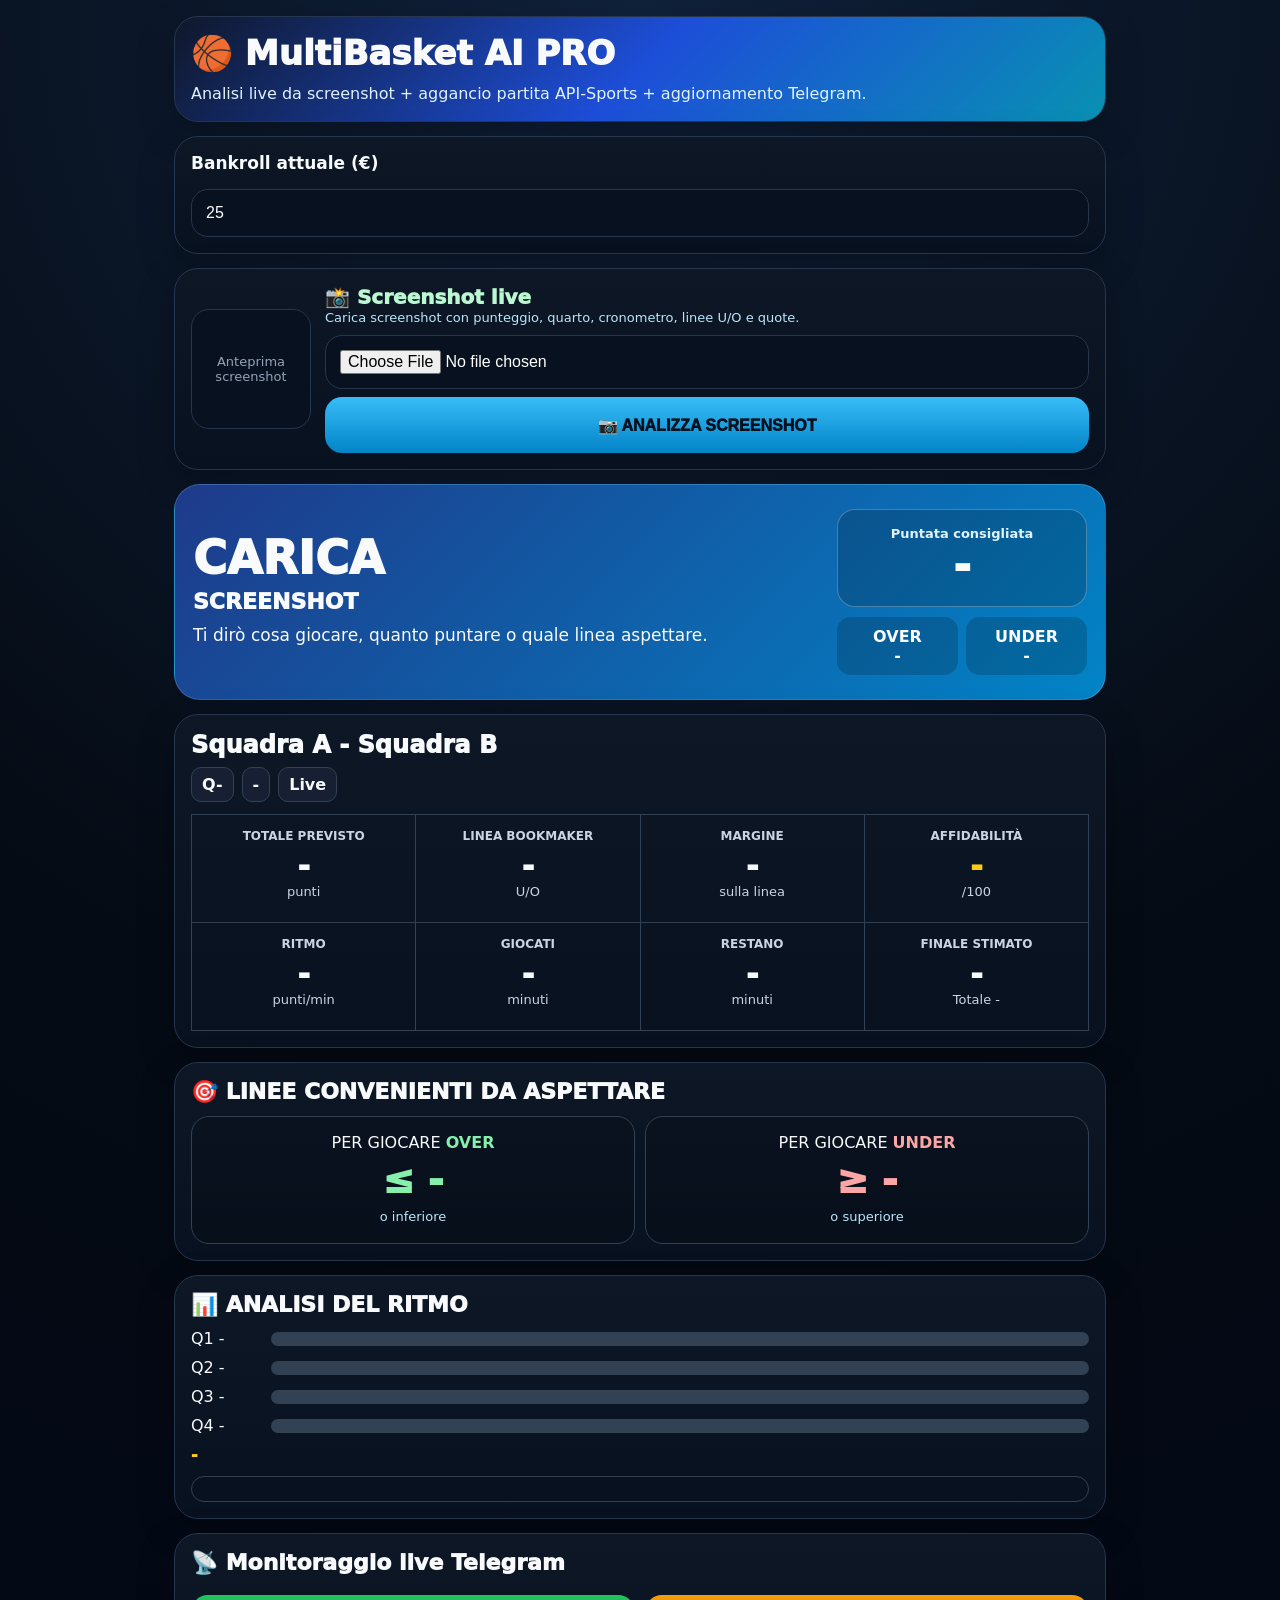
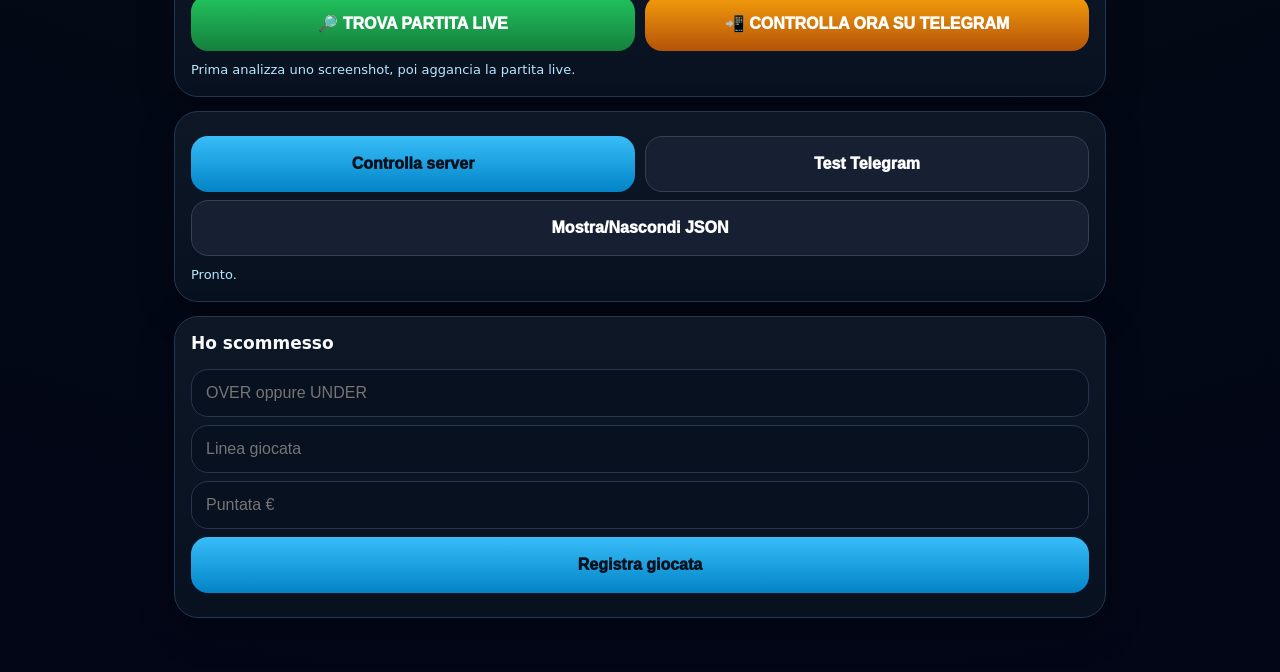
<file: index.html>
<!doctype html>
<html lang="it">
<head>
<meta charset="utf-8">
<meta name="viewport" content="width=device-width,initial-scale=1,viewport-fit=cover">
<title>MultiBasket AI PRO</title>

<style>
:root{
  --bg:#050b14;
  --card:#0d1726;
  --line:#26364f;
  --text:#f8fafc;
  --green:#22c55e;
  --red:#ef4444;
  --amber:#f59e0b;
  --cyan:#38bdf8;
}
*{box-sizing:border-box}
body{
  margin:0;
  font-family:system-ui,-apple-system,BlinkMacSystemFont,"Segoe UI",sans-serif;
  background:radial-gradient(circle at top,#10213b 0,#050b14 45%,#020617 100%);
  color:var(--text);
}
.app{max-width:960px;margin:auto;padding:16px 14px 40px}
.hero,.card,.matchCard,.waitCard,.rhythmCard{
  background:linear-gradient(180deg,#0d1726,#07111f);
  border:1px solid var(--line);
  border-radius:24px;
  padding:16px;
  margin-bottom:14px;
  box-shadow:0 12px 36px rgba(0,0,0,.25);
}
.hero{
  background:linear-gradient(135deg,#0f172a,#1d4ed8,#0891b2);
}
.hero h1{margin:0;font-size:34px;font-weight:1000}
.hero p{margin:10px 0 0;color:#e0f2fe;line-height:1.35}
label,.label{font-weight:900;font-size:17px;margin-bottom:8px;display:block}
input,button{
  width:100%;
  border-radius:17px;
  border:1px solid var(--line);
  padding:14px;
  font-size:16px;
  background:#07111f;
  color:white;
  margin-top:8px;
}
button{
  border:0;
  background:linear-gradient(180deg,#38bdf8,#0284c7);
  color:#03111f;
  font-weight:1000;
  min-height:56px;
}
.secondary{background:#172033;color:white;border:1px solid #334155}
.greenBtn{background:linear-gradient(180deg,#22c55e,#15803d);color:white}
.amberBtn{background:linear-gradient(180deg,#f59e0b,#b45309);color:white}
.uploadRow{display:grid;grid-template-columns:120px 1fr;gap:14px;align-items:center}
.preview,.placeholder{
  width:120px;height:120px;border-radius:18px;border:1px solid var(--line);
  background:#07111f;object-fit:cover;
}
.preview{display:none}
.placeholder{display:grid;place-items:center;text-align:center;color:#94a3b8;font-size:13px;padding:10px}
@media(max-width:700px){
  .uploadRow{grid-template-columns:1fr}
  .preview,.placeholder{width:100%;height:170px}
}
.small{font-size:13px;color:#bae6fd;line-height:1.45}
.ok{font-size:20px;font-weight:1000;color:#bbf7d0}
.result{
  border-radius:26px;
  padding:24px 18px;
  margin-bottom:14px;
  border:1px solid rgba(255,255,255,.15);
}
.result.blue{background:linear-gradient(135deg,#1e3a8a,#0284c7)}
.result.green{background:linear-gradient(135deg,#047857,#16a34a)}
.result.red{background:linear-gradient(135deg,#991b1b,#ef4444)}
.result.amber{background:linear-gradient(135deg,#92400e,#f59e0b)}
.resultGrid{display:grid;grid-template-columns:1fr 250px;gap:16px;align-items:center}
@media(max-width:720px){.resultGrid{grid-template-columns:1fr}}
.main{font-size:46px;font-weight:1000;line-height:.95}
.decision{font-size:22px;font-weight:1000;text-transform:uppercase;margin-top:8px}
.reason{font-size:17px;line-height:1.4;margin-top:10px}
.stakeBox{
  background:rgba(0,0,0,.18);
  border:1px solid rgba(255,255,255,.25);
  border-radius:18px;
  padding:16px;
  text-align:center;
}
.stakeBox .title{font-size:13px;font-weight:900;color:#e0f2fe}
.stakeBox .value{font-size:42px;font-weight:1000}
.probGrid{display:grid;grid-template-columns:1fr 1fr;gap:8px;margin-top:10px}
.prob{background:rgba(0,0,0,.18);border-radius:14px;padding:10px;text-align:center;font-weight:900}
.matchTop{font-size:24px;font-weight:1000;margin-bottom:8px}
.badges{display:flex;gap:8px;flex-wrap:wrap;margin-bottom:12px}
.badge{padding:7px 10px;border-radius:10px;background:#172033;border:1px solid #334155;font-weight:900}
.metrics{display:grid;grid-template-columns:repeat(4,1fr);border-top:1px solid #334155;border-left:1px solid #334155}
@media(max-width:760px){.metrics{grid-template-columns:repeat(2,1fr)}}
.metric{
  min-height:108px;
  text-align:center;
  padding:14px 8px;
  border-right:1px solid #334155;
  border-bottom:1px solid #334155;
}
.metric .k{font-size:12px;color:#cbd5e1;font-weight:900;text-transform:uppercase}
.metric .v{font-size:30px;font-weight:1000;margin-top:6px}
.metric .s{font-size:13px;color:#cbd5e1}
.greenTxt{color:#86efac}
.redTxt{color:#fca5a5}
.yellowTxt{color:#facc15}
.sectionTitle{font-size:22px;font-weight:1000;margin-bottom:12px}
.waitGrid{display:grid;grid-template-columns:1fr 1fr;gap:10px}
@media(max-width:620px){.waitGrid{grid-template-columns:1fr}}
.waitItem{
  border-radius:18px;
  padding:16px;
  text-align:center;
  background:rgba(0,0,0,.16);
  border:1px solid #334155;
}
.waitItem .line{font-size:38px;font-weight:1000;margin:6px 0}
.why{background:#07111f;border:1px solid #334155;border-radius:18px;padding:12px;margin-top:12px}
.why div{margin:6px 0}
.barRow{display:grid;grid-template-columns:70px 1fr;gap:10px;align-items:center;margin:10px 0}
.bar{height:14px;background:#334155;border-radius:20px;overflow:hidden}
.bar span{display:block;height:100%;width:0%;background:#22c55e}
.bar.q2 span{background:#f59e0b}
.bar.q3 span,.bar.q4 span{background:#64748b}
.tools{display:grid;grid-template-columns:1fr 1fr;gap:10px}
@media(max-width:620px){.tools{grid-template-columns:1fr}}
.debug{display:none;white-space:pre-wrap;background:#020617;border:1px solid #334155;border-radius:16px;padding:12px;font-size:12px;color:#cbd5e1;max-height:260px;overflow:auto}
</style>
</head>

<body>
<main class="app">

<section class="hero">
  <h1>🏀 MultiBasket AI PRO</h1>
  <p>Analisi live da screenshot + aggancio partita API-Sports + aggiornamento Telegram.</p>
</section>

<div class="card">
  <label>Bankroll attuale (€)</label>
  <input id="bankroll" type="number" value="25" step="0.5">
</div>

<div class="card">
  <div class="uploadRow">
    <img id="preview" class="preview">
    <div id="placeholder" class="placeholder">Anteprima screenshot</div>
    <div>
      <div id="uploadTitle" class="ok">📸 Screenshot live</div>
      <div id="shotStatus" class="small">Carica screenshot con punteggio, quarto, cronometro, linee U/O e quote.</div>
      <input id="shot" type="file" accept="image/*">
      <button id="analyzeShot">📷 ANALIZZA SCREENSHOT</button>
      <button id="newShot" class="secondary" style="display:none">📷 NUOVO SCREENSHOT</button>
    </div>
  </div>
</div>

<section id="result" class="result blue">
  <div class="resultGrid">
    <div>
      <div id="mainAction" class="main">CARICA</div>
      <div id="decisionText" class="decision">SCREENSHOT</div>
      <div id="reason" class="reason">Ti dirò cosa giocare, quanto puntare o quale linea aspettare.</div>
    </div>
    <div>
      <div class="stakeBox">
        <div class="title">Puntata consigliata</div>
        <div id="stake" class="value">-</div>
      </div>
      <div class="probGrid">
        <div class="prob">OVER<br><span id="probOver">-</span></div>
        <div class="prob">UNDER<br><span id="probUnder">-</span></div>
      </div>
    </div>
  </div>
</section>

<section class="matchCard">
  <div class="matchTop">
    <span id="homeTeam">Squadra A</span>
    <span id="score">-</span>
    <span id="awayTeam">Squadra B</span>
  </div>

  <div class="badges">
    <span id="quarterBadge" class="badge">Q-</span>
    <span id="clockBadge" class="badge">-</span>
    <span id="phaseBadge" class="badge">Live</span>
  </div>

  <div class="metrics">
    <div class="metric"><div class="k">Totale previsto</div><div id="pred" class="v">-</div><div class="s">punti</div></div>
    <div class="metric"><div class="k">Linea bookmaker</div><div id="bookLine" class="v">-</div><div class="s">U/O</div></div>
    <div class="metric"><div class="k">Margine</div><div id="margin" class="v">-</div><div id="marginSub" class="s">sulla linea</div></div>
    <div class="metric"><div class="k">Affidabilità</div><div id="conf" class="v yellowTxt">-</div><div class="s">/100</div></div>
    <div class="metric"><div class="k">Ritmo</div><div id="ppm" class="v">-</div><div class="s">punti/min</div></div>
    <div class="metric"><div class="k">Giocati</div><div id="played" class="v">-</div><div class="s">minuti</div></div>
    <div class="metric"><div class="k">Restano</div><div id="remaining" class="v">-</div><div class="s">minuti</div></div>
    <div class="metric"><div class="k">Finale stimato</div><div id="finalScore" class="v">-</div><div id="finalTotal" class="s">Totale -</div></div>
  </div>
</section>

<section class="waitCard">
  <div class="sectionTitle">🎯 LINEE CONVENIENTI DA ASPETTARE</div>
  <div class="waitGrid">
    <div class="waitItem">
      <div>PER GIOCARE <b class="greenTxt">OVER</b></div>
      <div id="overWait" class="line greenTxt">≤ -</div>
      <div class="small">o inferiore</div>
    </div>
    <div class="waitItem">
      <div>PER GIOCARE <b class="redTxt">UNDER</b></div>
      <div id="underWait" class="line redTxt">≥ -</div>
      <div class="small">o superiore</div>
    </div>
  </div>
</section>

<section class="rhythmCard">
  <div class="sectionTitle">📊 ANALISI DEL RITMO</div>
  <div class="barRow"><div id="q1Text">Q1 -</div><div class="bar"><span id="q1Bar"></span></div></div>
  <div class="barRow"><div id="q2Text">Q2 -</div><div class="bar q2"><span id="q2Bar"></span></div></div>
  <div class="barRow"><div id="q3Text">Q3 -</div><div class="bar q3"><span id="q3Bar"></span></div></div>
  <div class="barRow"><div id="q4Text">Q4 -</div><div class="bar q4"><span id="q4Bar"></span></div></div>
  <div id="trendDesc" class="yellowTxt" style="font-weight:1000;margin-top:10px">-</div>
  <div id="why" class="why"></div>
</section>

<section class="card">
  <div class="sectionTitle">📡 Monitoraggio live Telegram</div>
  <div class="tools">
    <button id="findLive" class="greenBtn">🔎 TROVA PARTITA LIVE</button>
    <button id="checkNow" class="amberBtn">📲 CONTROLLA ORA SU TELEGRAM</button>
  </div>
  <div id="liveStatus" class="small" style="margin-top:10px">Prima analizza uno screenshot, poi aggancia la partita live.</div>
</section>

<section class="card">
  <div class="tools">
    <button id="health">Controlla server</button>
    <button id="telegram" class="secondary">Test Telegram</button>
  </div>
  <button id="toggleDebug" class="secondary">Mostra/Nascondi JSON</button>
  <div id="status" class="small" style="margin-top:10px">Pronto.</div>
  <pre id="debug" class="debug"></pre>
</section>

<section class="card">
  <div class="label">Ho scommesso</div>
  <input id="betSide" placeholder="OVER oppure UNDER">
  <input id="betLine" type="number" step="0.5" placeholder="Linea giocata">
  <input id="betStake" type="number" step="0.5" placeholder="Puntata €">
  <button id="registerBet">Registra giocata</button>
  <div id="qualityText" class="small" style="margin-top:8px"></div>
</section>

</main>

<script>
const $ = id => document.getElementById(id);

let lastDecision = null;
let lastExtracted = null;
let liveGameId = null;

function fmt(v){
  if(v === null || v === undefined || v === "") return "-";
  return String(v);
}

function cls(signal){
  if(signal === "BET") return "result green";
  if(signal === "OBSERVE") return "result amber";
  if(signal === "NO_BET") return "result red";
  return "result blue";
}

function setBar(id,val){
  const n = Number(val);
  const pct = (!isFinite(n) || n <= 0) ? 0 : Math.min(100, Math.round(n / 45 * 100));
  $(id).style.width = pct + "%";
}

function esc(s){
  return String(s).replace(/[&<>"']/g, m => ({
    "&":"&amp;",
    "<":"&lt;",
    ">":"&gt;",
    '"':"&quot;",
    "'":"&#39;"
  }[m]));
}

function render(j){
  lastDecision = j;

  $("result").className = cls(j.signal);
  $("mainAction").textContent = j.action || "NO BET";
  $("decisionText").textContent = j.decision_text || "-";
  $("reason").textContent = j.reason || "-";
  $("stake").textContent = (j.stake ?? 0) + " €";
  $("probOver").textContent = (j.prob_over ?? 50) + "%";
  $("probUnder").textContent = (j.prob_under ?? 50) + "%";

  $("homeTeam").textContent = j.teams?.home || "Squadra A";
  $("awayTeam").textContent = j.teams?.away || "Squadra B";
  $("score").textContent = j.score || "-";

  $("quarterBadge").textContent = (j.clock || "").includes("Q")
    ? "Q" + ((j.clock || "").split("Q")[1] || "-")
    : "Q-";

  $("clockBadge").textContent = (j.clock || "-").split(" ")[0] || "-";
  $("phaseBadge").textContent = (j.clock || "").startsWith("0:") ? "Fine quarto/intervallo" : "Live";

  $("pred").textContent = fmt(j.total_predicted);
  $("bookLine").textContent = fmt(j.line);

  const val = Number(j.value || 0);
  $("margin").textContent = (val > 0 ? "+" : "") + fmt(j.value);
  $("margin").className = "v " + (val > 0 ? "greenTxt" : val < 0 ? "redTxt" : "");
  $("marginSub").textContent = val >= 0 ? "sopra linea" : "sotto linea";

  $("conf").textContent = fmt(j.confidence);
  $("ppm").textContent = fmt(j.ppm);
  $("played").textContent = fmt(j.played);
  $("remaining").textContent = fmt(j.remaining);
  $("finalScore").textContent = fmt(j.final_score);
  $("finalTotal").textContent = "Totale " + fmt(j.total_predicted);

  $("overWait").textContent = "≤ " + fmt(j.over_wait_line);
  $("underWait").textContent = "≥ " + fmt(j.under_wait_line);

  $("q1Text").textContent = "Q1 " + fmt(j.q1_total);
  $("q2Text").textContent = "Q2 " + fmt(j.q2_total);
  $("q3Text").textContent = "Q3 " + fmt(j.q3_total);
  $("q4Text").textContent = "Q4 " + fmt(j.q4_total);

  setBar("q1Bar", j.q1_total);
  setBar("q2Bar", j.q2_total);
  setBar("q3Bar", j.q3_total);
  setBar("q4Bar", j.q4_total);

  $("trendDesc").textContent = j.trend_desc || "-";

  $("why").innerHTML = (j.why || [])
    .map(x => "<div>• " + esc(x) + "</div>")
    .join("");

  $("betSide").value = j.side || "";
  $("betLine").value = j.line || "";
  $("betStake").value = j.stake || 0;

  $("debug").textContent = JSON.stringify({
    extracted: lastExtracted,
    decision: j,
    liveGameId: liveGameId
  }, null, 2);
}

async function post(url,body){
  const r = await fetch(url,{
    method:"POST",
    headers:{"Content-Type":"application/json"},
    body:JSON.stringify(body)
  });
  const j = await r.json().catch(() => ({error:"Risposta non valida"}));
  if(!r.ok) throw new Error(j.error || j.message || "Errore");
  return j;
}

$("shot").onchange = () => {
  const f = $("shot").files[0];
  if(!f) return;

  $("preview").src = URL.createObjectURL(f);
  $("preview").style.display = "block";
  $("placeholder").style.display = "none";
  $("newShot").style.display = "block";
  $("uploadTitle").textContent = "✅ Screenshot caricato";
  $("shotStatus").textContent = "Pronto per l'analisi.";
};

$("newShot").onclick = () => {
  $("shot").value = "";
  $("preview").style.display = "none";
  $("placeholder").style.display = "grid";
  $("newShot").style.display = "none";
  $("uploadTitle").textContent = "📸 Screenshot live";
  $("shotStatus").textContent = "Carica un nuovo screenshot.";
  liveGameId = null;
  $("liveStatus").textContent = "Prima analizza uno screenshot, poi aggancia la partita live.";
};

$("analyzeShot").onclick = async () => {
  const f = $("shot").files[0];

  if(!f){
    $("shotStatus").textContent = "Carica prima uno screenshot.";
    return;
  }

  const fd = new FormData();
  fd.append("image", f);
  fd.append("bankroll", parseFloat($("bankroll").value) || 25);

  $("shotStatus").textContent = "AI in lettura...";
  liveGameId = null;

  try{
    const r = await fetch("/api/screenshot/analyze",{
      method:"POST",
      body:fd
    });

    const j = await r.json();
    if(!r.ok) throw new Error(j.error || "Errore analisi");

    lastExtracted = j.extracted || {};
    $("shotStatus").textContent = "Analisi completata.";
    render(j.decision);

    $("liveStatus").textContent = "Ora puoi premere TROVA PARTITA LIVE.";
  }catch(e){
    $("shotStatus").textContent = "Errore analisi: " + e.message;
  }
};

$("findLive").onclick = async () => {
  if(!lastExtracted){
    $("liveStatus").textContent = "Prima analizza uno screenshot.";
    return;
  }

  $("liveStatus").textContent = "Ricerca partita live in corso...";

  try{
    const j = await post("/api/live/find",{
      homeTeam: lastExtracted.homeTeam,
      awayTeam: lastExtracted.awayTeam,
      homeScore: lastExtracted.homeScore,
      awayScore: lastExtracted.awayScore
    });

    liveGameId = j.game_id;
    $("liveStatus").textContent =
      "✅ Partita agganciata: " + j.home + " - " + j.away +
      " · Score API: " + j.score;

    $("debug").textContent = JSON.stringify({
      extracted:lastExtracted,
      decision:lastDecision,
      live:j
    }, null, 2);

  }catch(e){
    $("liveStatus").textContent = "❌ Partita non trovata: " + e.message;
  }
};

$("checkNow").onclick = async () => {
  if(!liveGameId){
    $("liveStatus").textContent = "Prima premi TROVA PARTITA LIVE.";
    return;
  }

  $("liveStatus").textContent = "Invio aggiornamento Telegram...";

  try{
    const j = await post("/api/live/check-now",{
      game_id: liveGameId,
      side: $("betSide").value,
      line: parseFloat($("betLine").value)
    });

    $("liveStatus").textContent =
      "📲 Telegram inviato · Score: " + j.score +
      " · Totale: " + j.total +
      " · " + j.bet_state;

  }catch(e){
    $("liveStatus").textContent = "Errore Telegram/live: " + e.message;
  }
};

$("health").onclick = async () => {
  try{
    const j = await (await fetch("/api/health")).json();
    $("status").textContent =
      "Telegram: " + (j.telegram ? "SI" : "NO") +
      " · OpenAI: " + (j.openai ? "SI" : "NO") +
      " · Basket API: " + (j.basketball_api ? "SI" : "NO") +
      " · " + j.mode;
  }catch(e){
    $("status").textContent = "Errore server.";
  }
};

$("telegram").onclick = async () => {
  try{
    const j = await post("/api/telegram/test",{});
    $("status").textContent = j.message;
  }catch(e){
    $("status").textContent = "Telegram non configurato.";
  }
};

$("toggleDebug").onclick = () => {
  const d = $("debug");
  d.style.display = d.style.display === "block" ? "none" : "block";
};

$("registerBet").onclick = async () => {
  try{
    const j = await post("/api/bet/register",{
      source:lastDecision ? lastDecision.source : "screenshot-first",
      side:$("betSide").value,
      line:parseFloat($("betLine").value),
      stake:parseFloat($("betStake").value),
      bankroll:parseFloat($("bankroll").value) || 25
    });

    $("qualityText").textContent = j.message || "Registrata.";
  }catch(e){
    $("qualityText").textContent = "Errore registrazione.";
  }
};
</script>

</body>
</html>
</file>
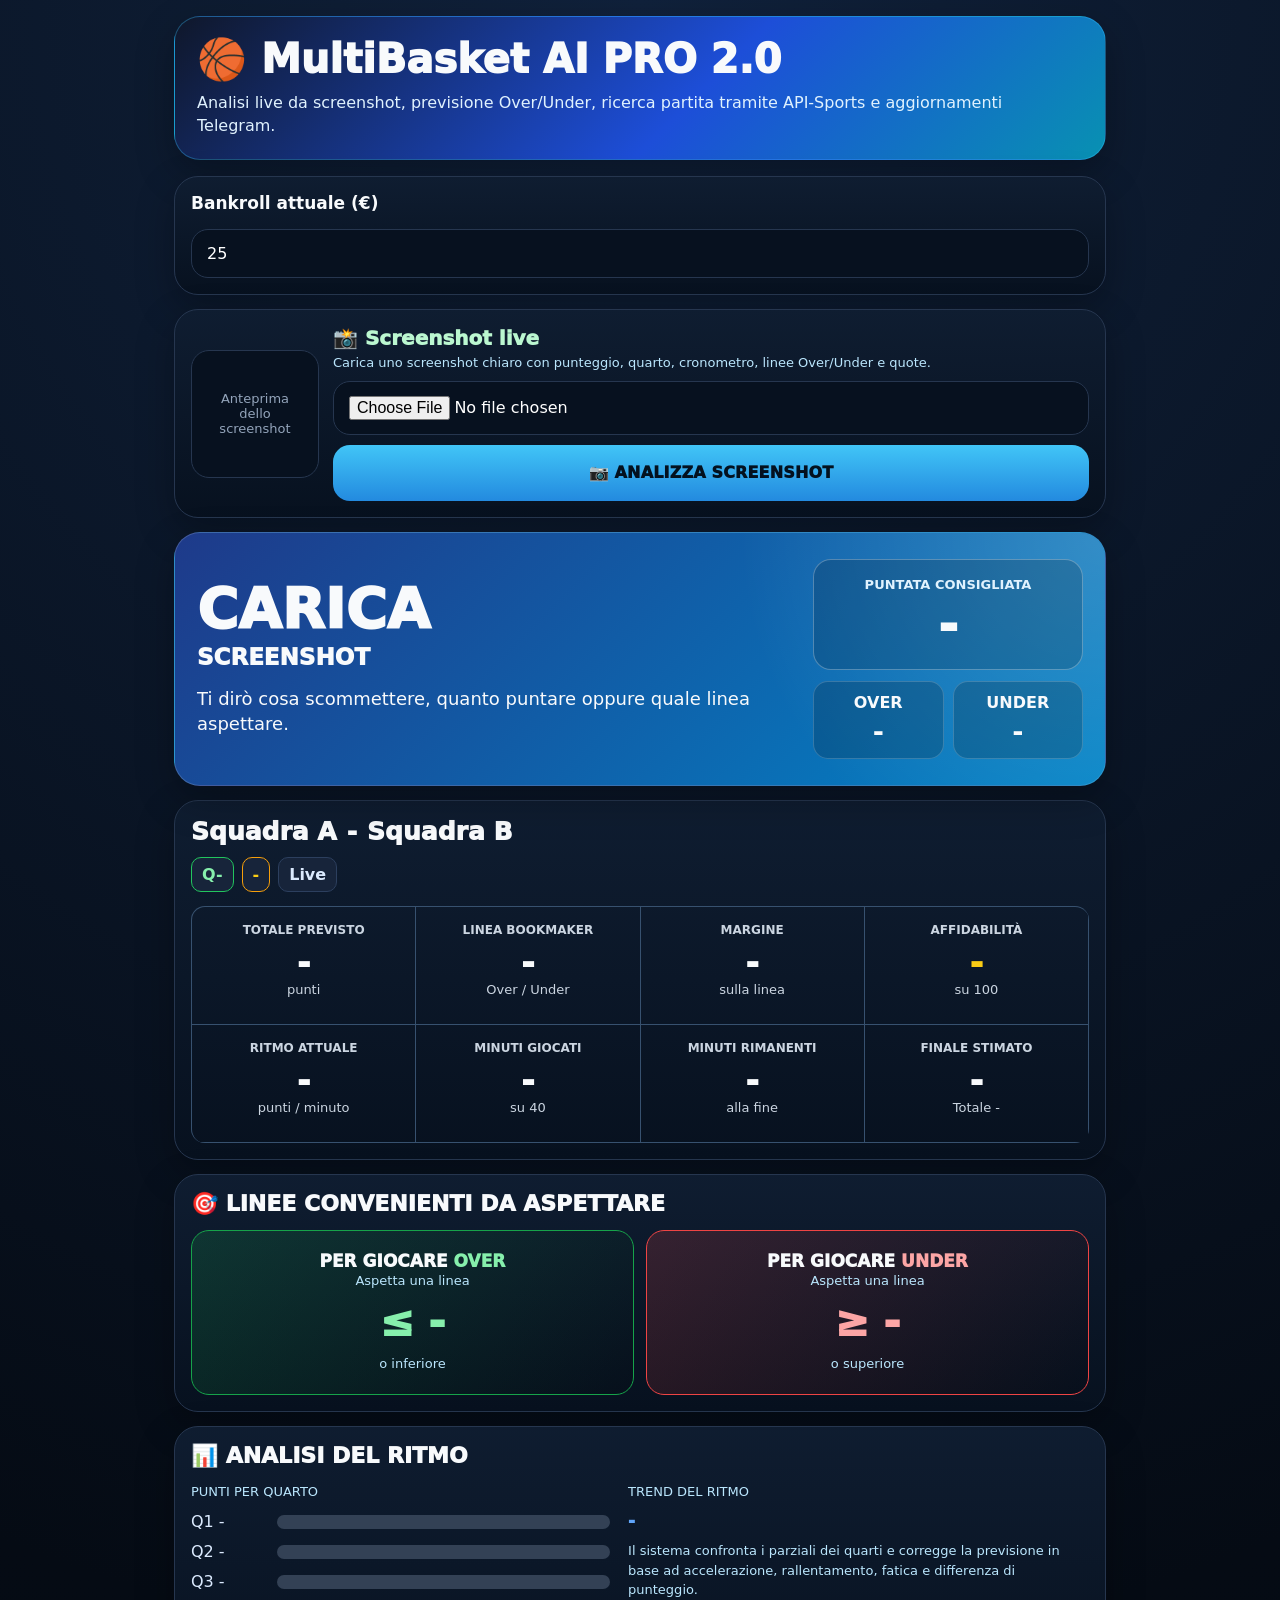
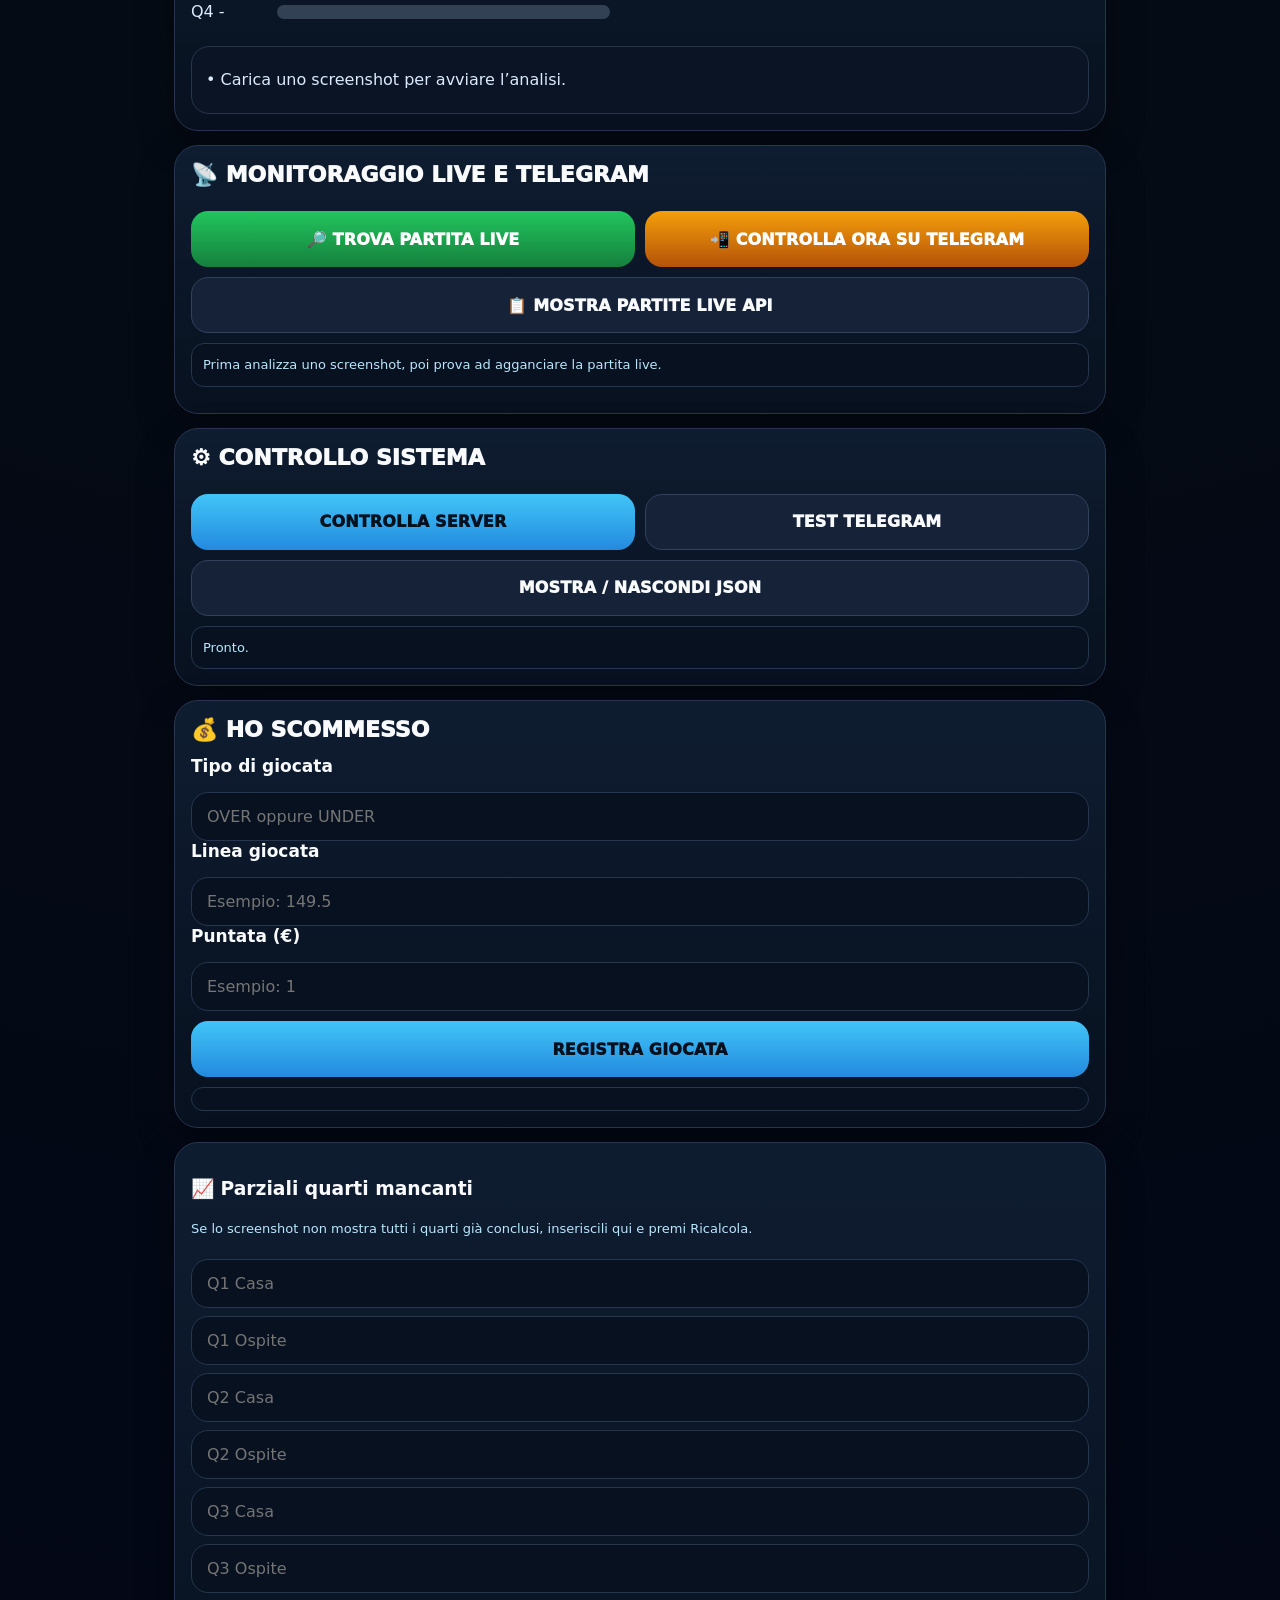
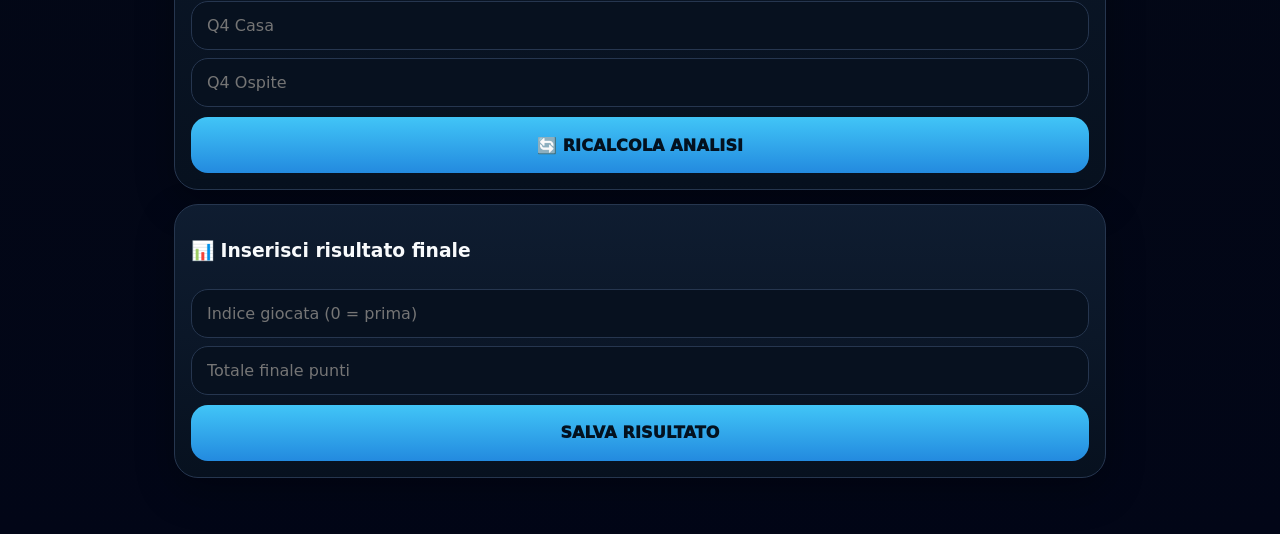
<file: static/index.html>
<!doctype html>
<html lang="it">
<head>
  <meta charset="utf-8">
  <meta
    name="viewport"
    content="width=device-width, initial-scale=1, viewport-fit=cover"
  >

  <title>MultiBasket AI PRO 2.0</title>

  <link
    rel="stylesheet"
    href="/static/style.css"
  >
</head>

<body>
  <main class="app">

    <section class="hero">
      <h1>🏀 MultiBasket AI PRO 2.0</h1>

      <p>
        Analisi live da screenshot, previsione Over/Under,
        ricerca partita tramite API-Sports e aggiornamenti Telegram.
      </p>
    </section>


    <!-- BANKROLL -->

    <section class="card">
      <label for="bankroll">
        Bankroll attuale (€)
      </label>

      <input
        id="bankroll"
        type="number"
        value="25"
        min="0"
        step="0.50"
        inputmode="decimal"
      >
    </section>


    <!-- UPLOAD SCREENSHOT -->

    <section class="card">
      <div class="upload-row">

        <img
          id="preview"
          class="preview"
          alt="Anteprima screenshot"
        >

        <div
          id="placeholder"
          class="preview-placeholder"
        >
          Anteprima dello screenshot
        </div>

        <div>
          <div
            id="uploadTitle"
            class="upload-title"
          >
            📸 Screenshot live
          </div>

          <div
            id="shotStatus"
            class="small"
          >
            Carica uno screenshot chiaro con punteggio,
            quarto, cronometro, linee Over/Under e quote.
          </div>

          <input
            id="shot"
            type="file"
            accept="image/*"
          >

          <button
            id="analyzeShot"
            type="button"
          >
            📷 ANALIZZA SCREENSHOT
          </button>

          <button
            id="newShot"
            type="button"
            class="secondary-button"
            style="display:none"
          >
            📷 NUOVO SCREENSHOT
          </button>
        </div>

      </div>
    </section>


    <!-- RISULTATO PRINCIPALE -->

    <section
      id="result"
      class="result result-blue"
    >
      <div class="result-grid">

        <div>
          <div
            id="mainAction"
            class="main-action"
          >
            CARICA
          </div>

          <div
            id="decisionText"
            class="decision-text"
          >
            SCREENSHOT
          </div>

          <div
            id="reason"
            class="reason"
          >
            Ti dirò cosa scommettere, quanto puntare
            oppure quale linea aspettare.
          </div>
        </div>


        <div>
          <div class="stake-box">
            <div class="stake-title">
              Puntata consigliata
            </div>

            <div
              id="stake"
              class="stake-value"
            >
              -
            </div>
          </div>


          <div class="probability-grid">

            <div class="probability-box">
              OVER

              <strong id="probOver">
                -
              </strong>
            </div>

            <div class="probability-box">
              UNDER

              <strong id="probUnder">
                -
              </strong>
            </div>

          </div>
        </div>

      </div>
    </section>


    <!-- DATI PARTITA -->

    <section class="match-card">

      <div class="match-top">
        <span id="homeTeam">
          Squadra A
        </span>

        <span id="score">
          -
        </span>

        <span id="awayTeam">
          Squadra B
        </span>
      </div>


      <div class="badges">

        <span
          id="quarterBadge"
          class="badge badge-green"
        >
          Q-
        </span>

        <span
          id="clockBadge"
          class="badge badge-amber"
        >
          -
        </span>

        <span
          id="phaseBadge"
          class="badge"
        >
          Live
        </span>

      </div>


      <div class="metrics">

        <div class="metric">
          <div class="metric-label">
            Totale previsto
          </div>

          <div
            id="pred"
            class="metric-value"
          >
            -
          </div>

          <div class="metric-subtitle">
            punti
          </div>
        </div>


        <div class="metric">
          <div class="metric-label">
            Linea bookmaker
          </div>

          <div
            id="bookLine"
            class="metric-value"
          >
            -
          </div>

          <div class="metric-subtitle">
            Over / Under
          </div>
        </div>


        <div class="metric">
          <div class="metric-label">
            Margine
          </div>

          <div
            id="margin"
            class="metric-value"
          >
            -
          </div>

          <div
            id="marginSub"
            class="metric-subtitle"
          >
            sulla linea
          </div>
        </div>


        <div class="metric">
          <div class="metric-label">
            Affidabilità
          </div>

          <div
            id="conf"
            class="metric-value warning-text"
          >
            -
          </div>

          <div class="metric-subtitle">
            su 100
          </div>
        </div>


        <div class="metric">
          <div class="metric-label">
            Ritmo attuale
          </div>

          <div
            id="ppm"
            class="metric-value"
          >
            -
          </div>

          <div class="metric-subtitle">
            punti / minuto
          </div>
        </div>


        <div class="metric">
          <div class="metric-label">
            Minuti giocati
          </div>

          <div
            id="played"
            class="metric-value"
          >
            -
          </div>

          <div class="metric-subtitle">
            su 40
          </div>
        </div>


        <div class="metric">
          <div class="metric-label">
            Minuti rimanenti
          </div>

          <div
            id="remaining"
            class="metric-value"
          >
            -
          </div>

          <div class="metric-subtitle">
            alla fine
          </div>
        </div>


        <div class="metric">
          <div class="metric-label">
            Finale stimato
          </div>

          <div
            id="finalScore"
            class="metric-value"
          >
            -
          </div>

          <div
            id="finalTotal"
            class="metric-subtitle"
          >
            Totale -
          </div>
        </div>

      </div>
    </section>


    <!-- LINEE CONVENIENTI -->

    <section class="wait-card">

      <div class="section-title">
        🎯 LINEE CONVENIENTI DA ASPETTARE
      </div>


      <div class="wait-grid">

        <div class="wait-item wait-over">

          <div class="wait-heading">
            PER GIOCARE
            <span class="success-text">
              OVER
            </span>
          </div>

          <div class="small">
            Aspetta una linea
          </div>

          <div
            id="overWait"
            class="wait-line success-text"
          >
            ≤ -
          </div>

          <div class="small">
            o inferiore
          </div>
        </div>


        <div class="wait-item wait-under">

          <div class="wait-heading">
            PER GIOCARE
            <span class="danger-text">
              UNDER
            </span>
          </div>

          <div class="small">
            Aspetta una linea
          </div>

          <div
            id="underWait"
            class="wait-line danger-text"
          >
            ≥ -
          </div>

          <div class="small">
            o superiore
          </div>
        </div>

      </div>
    </section>


    <!-- ANALISI RITMO -->

    <section class="rhythm-card">

      <div class="section-title">
        📊 ANALISI DEL RITMO
      </div>


      <div class="rhythm-grid">

        <div>

          <div class="small">
            PUNTI PER QUARTO
          </div>


          <div class="bar-row">
            <div id="q1Text">
              Q1 -
            </div>

            <div class="bar">
              <span id="q1Bar"></span>
            </div>
          </div>


          <div class="bar-row">
            <div id="q2Text">
              Q2 -
            </div>

            <div class="bar bar-q2">
              <span id="q2Bar"></span>
            </div>
          </div>


          <div class="bar-row">
            <div id="q3Text">
              Q3 -
            </div>

            <div class="bar bar-q3">
              <span id="q3Bar"></span>
            </div>
          </div>


          <div class="bar-row">
            <div id="q4Text">
              Q4 -
            </div>

            <div class="bar bar-q4">
              <span id="q4Bar"></span>
            </div>
          </div>

        </div>


        <div>

          <div class="small">
            TREND DEL RITMO
          </div>

          <div
            id="trendDesc"
            class="trend-description"
          >
            -
          </div>

          <div class="small">
            Il sistema confronta i parziali dei quarti
            e corregge la previsione in base ad accelerazione,
            rallentamento, fatica e differenza di punteggio.
          </div>

        </div>

      </div>


      <div
        id="why"
        class="why"
      >
        <div>
          • Carica uno screenshot per avviare l’analisi.
        </div>
      </div>

    </section>


    <!-- MONITORAGGIO LIVE -->

    <section class="live-card">

      <div class="section-title">
        📡 MONITORAGGIO LIVE E TELEGRAM
      </div>


      <div class="tools">

        <button
          id="findLive"
          type="button"
          class="green-button"
        >
          🔎 TROVA PARTITA LIVE
        </button>


        <button
          id="checkNow"
          type="button"
          class="amber-button"
        >
          📲 CONTROLLA ORA SU TELEGRAM
        </button>

      </div>


      <button
        id="listLive"
        type="button"
        class="secondary-button"
      >
        📋 MOSTRA PARTITE LIVE API
      </button>


      <div
        id="liveStatus"
        class="status-box small"
      >
        Prima analizza uno screenshot,
        poi prova ad agganciare la partita live.
      </div>


      <div
        id="candidates"
        class="candidates"
      ></div>

    </section>


    <!-- CONTROLLO SISTEMA -->

    <section class="card">

      <div class="section-title">
        ⚙️ CONTROLLO SISTEMA
      </div>


      <div class="tools">

        <button
          id="health"
          type="button"
        >
          CONTROLLA SERVER
        </button>


        <button
          id="telegram"
          type="button"
          class="secondary-button"
        >
          TEST TELEGRAM
        </button>

      </div>


      <button
        id="toggleDebug"
        type="button"
        class="secondary-button"
      >
        MOSTRA / NASCONDI JSON
      </button>


      <div
        id="status"
        class="status-box small"
      >
        Pronto.
      </div>


      <pre
        id="debug"
        class="debug"
      ></pre>

    </section>


    <!-- REGISTRA GIOCATA -->

    <section class="card">

      <div class="section-title">
        💰 HO SCOMMESSO
      </div>


      <label for="betSide">
        Tipo di giocata
      </label>

      <input
        id="betSide"
        type="text"
        placeholder="OVER oppure UNDER"
        autocomplete="off"
      >


      <label for="betLine">
        Linea giocata
      </label>

      <input
        id="betLine"
        type="number"
        step="0.5"
        inputmode="decimal"
        placeholder="Esempio: 149.5"
      >


      <label for="betStake">
        Puntata (€)
      </label>

      <input
        id="betStake"
        type="number"
        step="0.5"
        min="0"
        inputmode="decimal"
        placeholder="Esempio: 1"
      >


      <button
        id="registerBet"
        type="button"
      >
        REGISTRA GIOCATA
      </button>


      <div
        id="qualityText"
        class="status-box small"
      ></div>

    </section>
<section class="card">
    <h3>📈 Parziali quarti mancanti</h3>

    <p class="small">
        Se lo screenshot non mostra tutti i quarti già conclusi,
        inseriscili qui e premi Ricalcola.
    </p>

    <div class="grid">

        <input id="q1Home" type="number" placeholder="Q1 Casa">
        <input id="q1Away" type="number" placeholder="Q1 Ospite">

        <input id="q2Home" type="number" placeholder="Q2 Casa">
        <input id="q2Away" type="number" placeholder="Q2 Ospite">

        <input id="q3Home" type="number" placeholder="Q3 Casa">
        <input id="q3Away" type="number" placeholder="Q3 Ospite">

        <input id="q4Home" type="number" placeholder="Q4 Casa">
        <input id="q4Away" type="number" placeholder="Q4 Ospite">

    </div>

    <button id="recalculate">
        🔄 RICALCOLA ANALISI
    </button>
</section>
 <section class="card">

    <h3>📊 Inserisci risultato finale</h3>

    <input id="betIndex" type="number" placeholder="Indice giocata (0 = prima)">
    <input id="finalTotal" type="number" placeholder="Totale finale punti">

    <button id="saveResult">
        SALVA RISULTATO
    </button>

 </section>
  </main>


  <script src="/static/app.js"></script>
</body>
</html>
</file>
<file: static/style.css>
:root {
  --background: #050b14;
  --background-soft: #07111f;
  --card: #0d1726;
  --card-light: #122036;
  --border: #26364f;
  --border-light: #37516f;

  --text: #f8fafc;
  --muted: #b9c9dc;

  --blue: #2f7df6;
  --cyan: #38bdf8;
  --green: #22c55e;
  --green-dark: #15803d;
  --red: #ef4444;
  --red-dark: #991b1b;
  --amber: #f59e0b;
  --amber-dark: #92400e;

  --shadow: 0 14px 38px rgba(0, 0, 0, 0.28);
}

* {
  box-sizing: border-box;
}

html {
  scroll-behavior: smooth;
}

body {
  margin: 0;
  min-height: 100vh;
  font-family: system-ui, -apple-system, BlinkMacSystemFont, "Segoe UI",
    sans-serif;
  background:
    radial-gradient(circle at top, #10213b 0%, #050b14 44%, #020617 100%);
  color: var(--text);
}

button,
input {
  font: inherit;
}

button {
  cursor: pointer;
}

.app {
  width: 100%;
  max-width: 960px;
  margin: 0 auto;
  padding: 16px 14px 42px;
}

/* HEADER */

.hero {
  padding: 22px;
  margin-bottom: 16px;
  border: 1px solid rgba(56, 189, 248, 0.35);
  border-radius: 26px;
  background:
    linear-gradient(135deg, #0f172a 0%, #1d4ed8 56%, #0891b2 100%);
  box-shadow: var(--shadow);
}

.hero h1 {
  margin: 0;
  font-size: clamp(30px, 7vw, 40px);
  line-height: 1;
  font-weight: 1000;
}

.hero p {
  margin: 12px 0 0;
  color: #e0f2fe;
  font-size: 16px;
  line-height: 1.45;
}

/* CARD GENERICHE */

.card,
.match-card,
.wait-card,
.rhythm-card,
.live-card {
  margin-bottom: 14px;
  padding: 16px;
  border: 1px solid var(--border);
  border-radius: 24px;
  background:
    linear-gradient(
      180deg,
      rgba(15, 29, 49, 0.98),
      rgba(7, 17, 31, 0.98)
    );
  box-shadow: var(--shadow);
}

.section-title {
  margin-bottom: 14px;
  font-size: 22px;
  font-weight: 1000;
}

.small {
  color: #bae6fd;
  font-size: 13px;
  line-height: 1.5;
}

.muted {
  color: var(--muted);
}

.success-text {
  color: #86efac;
}

.danger-text {
  color: #fca5a5;
}

.warning-text {
  color: #facc15;
}

/* INPUT */

label,
.label {
  display: block;
  margin-bottom: 8px;
  font-size: 17px;
  font-weight: 900;
}

input[type="number"],
input[type="text"],
input[type="file"] {
  width: 100%;
  margin-top: 8px;
  padding: 14px 15px;
  color: white;
  font-size: 16px;
  border: 1px solid var(--border);
  border-radius: 17px;
  background: var(--background-soft);
}

input:focus {
  outline: 2px solid rgba(56, 189, 248, 0.6);
  border-color: var(--cyan);
}

/* BOTTONI */

button {
  width: 100%;
  min-height: 56px;
  margin-top: 10px;
  padding: 14px 16px;
  color: #03111f;
  font-size: 16px;
  font-weight: 1000;
  letter-spacing: 0.01em;
  border: 0;
  border-radius: 17px;
  background:
    linear-gradient(180deg, #41c5f7 0%, #238adf 100%);
  transition:
    transform 0.12s ease,
    filter 0.12s ease;
}

button:active {
  transform: scale(0.985);
}

button:disabled {
  cursor: not-allowed;
  opacity: 0.55;
}

.secondary-button {
  color: var(--text);
  border: 1px solid #31425e;
  background: #152238;
}

.green-button {
  color: white;
  background:
    linear-gradient(180deg, var(--green) 0%, var(--green-dark) 100%);
}

.amber-button {
  color: white;
  background:
    linear-gradient(180deg, var(--amber) 0%, #b45309 100%);
}

.red-button {
  color: white;
  background:
    linear-gradient(180deg, var(--red) 0%, var(--red-dark) 100%);
}

/* UPLOAD */

.upload-row {
  display: grid;
  grid-template-columns: 128px 1fr;
  gap: 14px;
  align-items: center;
}

.preview,
.preview-placeholder {
  width: 128px;
  height: 128px;
  border: 1px solid var(--border);
  border-radius: 18px;
  background: var(--background-soft);
}

.preview {
  display: none;
  object-fit: cover;
}

.preview-placeholder {
  display: grid;
  place-items: center;
  padding: 12px;
  color: #93a4ba;
  font-size: 13px;
  text-align: center;
}

.upload-title {
  margin-bottom: 3px;
  color: #bbf7d0;
  font-size: 20px;
  font-weight: 1000;
}

/* RISULTATO PRINCIPALE */

.result {
  position: relative;
  overflow: hidden;
  margin-bottom: 14px;
  padding: 26px 22px;
  border: 1px solid rgba(255, 255, 255, 0.16);
  border-radius: 26px;
  box-shadow: var(--shadow);
}

.result::before {
  position: absolute;
  inset: 0;
  content: "";
  pointer-events: none;
  background:
    radial-gradient(
      circle at top right,
      rgba(255, 255, 255, 0.18),
      transparent 38%
    );
}

.result-blue {
  background: linear-gradient(135deg, #1e3a8a, #0284c7);
}

.result-green {
  background: linear-gradient(135deg, #047857, #16a34a);
}

.result-red {
  background: linear-gradient(135deg, #991b1b, #ef4444);
}

.result-amber {
  background: linear-gradient(135deg, #92400e, #f59e0b);
}

.result-grid {
  position: relative;
  display: grid;
  grid-template-columns: 1fr 270px;
  gap: 18px;
  align-items: center;
}

.main-action {
  margin-bottom: 9px;
  font-size: clamp(42px, 10vw, 56px);
  line-height: 0.95;
  font-weight: 1000;
}

.decision-text {
  margin-bottom: 16px;
  font-size: 23px;
  font-weight: 1000;
  text-transform: uppercase;
}

.reason {
  font-size: 18px;
  line-height: 1.4;
}

.stake-box {
  padding: 17px;
  text-align: center;
  border: 1px solid rgba(255, 255, 255, 0.28);
  border-radius: 18px;
  background: rgba(0, 0, 0, 0.16);
}

.stake-title {
  color: #e0f2fe;
  font-size: 13px;
  font-weight: 900;
  text-transform: uppercase;
}

.stake-value {
  margin-top: 5px;
  font-size: 47px;
  font-weight: 1000;
}

.probability-grid {
  display: grid;
  grid-template-columns: 1fr 1fr;
  gap: 9px;
  margin-top: 11px;
}

.probability-box {
  padding: 11px;
  text-align: center;
  font-weight: 900;
  border: 1px solid rgba(255, 255, 255, 0.18);
  border-radius: 15px;
  background: rgba(0, 0, 0, 0.18);
}

.probability-box strong {
  display: block;
  margin-top: 4px;
  font-size: 27px;
}

/* PARTITA */

.match-top {
  display: flex;
  flex-wrap: wrap;
  gap: 10px;
  align-items: center;
  margin-bottom: 11px;
  font-size: 25px;
  font-weight: 1000;
}

.badges {
  display: flex;
  flex-wrap: wrap;
  gap: 8px;
  margin: 8px 0 14px;
}

.badge {
  padding: 7px 10px;
  color: #dbeafe;
  font-weight: 900;
  border: 1px solid #2c3f5e;
  border-radius: 10px;
  background: #17243a;
}

.badge-green {
  color: #86efac;
  border-color: var(--green);
}

.badge-amber {
  color: #facc15;
  border-color: var(--amber);
}

/* METRICHE */

.metrics {
  display: grid;
  grid-template-columns: repeat(4, 1fr);
  overflow: hidden;
  border-top: 1px solid var(--border-light);
  border-left: 1px solid var(--border-light);
  border-radius: 14px;
}

.metric {
  min-height: 118px;
  padding: 16px 9px;
  text-align: center;
  border-right: 1px solid var(--border-light);
  border-bottom: 1px solid var(--border-light);
}

.metric-label {
  color: #cbd5e1;
  font-size: 12px;
  font-weight: 900;
  text-transform: uppercase;
}

.metric-value {
  margin-top: 7px;
  font-size: 32px;
  font-weight: 1000;
}

.metric-subtitle {
  color: #cbd5e1;
  font-size: 13px;
}

/* LINEE DA ASPETTARE */

.wait-grid {
  display: grid;
  grid-template-columns: 1fr 1fr;
  gap: 12px;
}

.wait-item {
  padding: 20px;
  text-align: center;
  border: 1px solid #30465f;
  border-radius: 18px;
  background: rgba(0, 0, 0, 0.16);
}

.wait-over {
  border-color: #16a34a;
  background:
    linear-gradient(
      135deg,
      rgba(22, 163, 74, 0.2),
      rgba(0, 0, 0, 0.14)
    );
}

.wait-under {
  border-color: var(--red);
  background:
    linear-gradient(
      135deg,
      rgba(239, 68, 68, 0.18),
      rgba(0, 0, 0, 0.14)
    );
}

.wait-heading {
  font-size: 17px;
  font-weight: 1000;
}

.wait-line {
  margin: 8px 0;
  font-size: 41px;
  font-weight: 1000;
}

/* RITMO */

.rhythm-grid {
  display: grid;
  grid-template-columns: 1fr 1.1fr;
  gap: 18px;
}

.bar-row {
  display: grid;
  grid-template-columns: 76px 1fr;
  gap: 10px;
  align-items: center;
  margin: 11px 0;
  color: #dbeafe;
}

.bar {
  height: 14px;
  overflow: hidden;
  border-radius: 99px;
  background: #334155;
}

.bar span {
  display: block;
  width: 0;
  height: 100%;
  border-radius: 99px;
  background: var(--green);
  transition: width 0.35s ease;
}

.bar-q2 span {
  background: var(--amber);
}

.bar-q3 span,
.bar-q4 span {
  background: #64748b;
}

.trend-description {
  margin: 10px 0;
  color: #60a5fa;
  font-size: 17px;
  font-weight: 1000;
}

.why {
  margin-top: 14px;
  padding: 14px;
  color: #dbeafe;
  line-height: 1.5;
  border: 1px solid var(--border);
  border-radius: 18px;
  background: #0b1424;
}

.why div {
  margin: 7px 0;
}

/* LIVE E TELEGRAM */

.tools {
  display: grid;
  grid-template-columns: 1fr 1fr;
  gap: 10px;
}

.status-box {
  margin-top: 10px;
  padding: 11px;
  border: 1px solid #26364f;
  border-radius: 13px;
  background: #07111f;
}

.candidates {
  margin-top: 10px;
}

.candidate {
  margin: 8px 0;
  padding: 11px;
  color: #dbeafe;
  font-size: 13px;
  line-height: 1.45;
  border: 1px solid #334155;
  border-radius: 14px;
  background: #07111f;
}

.debug {
  display: none;
  max-height: 280px;
  overflow: auto;
  margin-top: 10px;
  padding: 12px;
  color: #cbd5e1;
  font-size: 12px;
  white-space: pre-wrap;
  border: 1px solid #334155;
  border-radius: 16px;
  background: #020617;
}

/* RESPONSIVE */

@media (max-width: 760px) {
  .metrics {
    grid-template-columns: repeat(2, 1fr);
  }

  .result-grid {
    grid-template-columns: 1fr;
  }

  .rhythm-grid {
    grid-template-columns: 1fr;
  }
}

@media (max-width: 620px) {
  .upload-row {
    grid-template-columns: 1fr;
  }

  .preview,
  .preview-placeholder {
    width: 100%;
    height: 175px;
  }

  .wait-grid,
  .tools {
    grid-template-columns: 1fr;
  }

  .main-action {
    font-size: 44px;
  }
}

@media (max-width: 390px) {
  .app {
    padding-right: 9px;
    padding-left: 9px;
  }

  .card,
  .match-card,
  .wait-card,
  .rhythm-card,
  .live-card {
    padding: 13px;
  }

  .metric-value {
    font-size: 27px;
  }

  .wait-line {
    font-size: 35px;
  }
}
</file>
